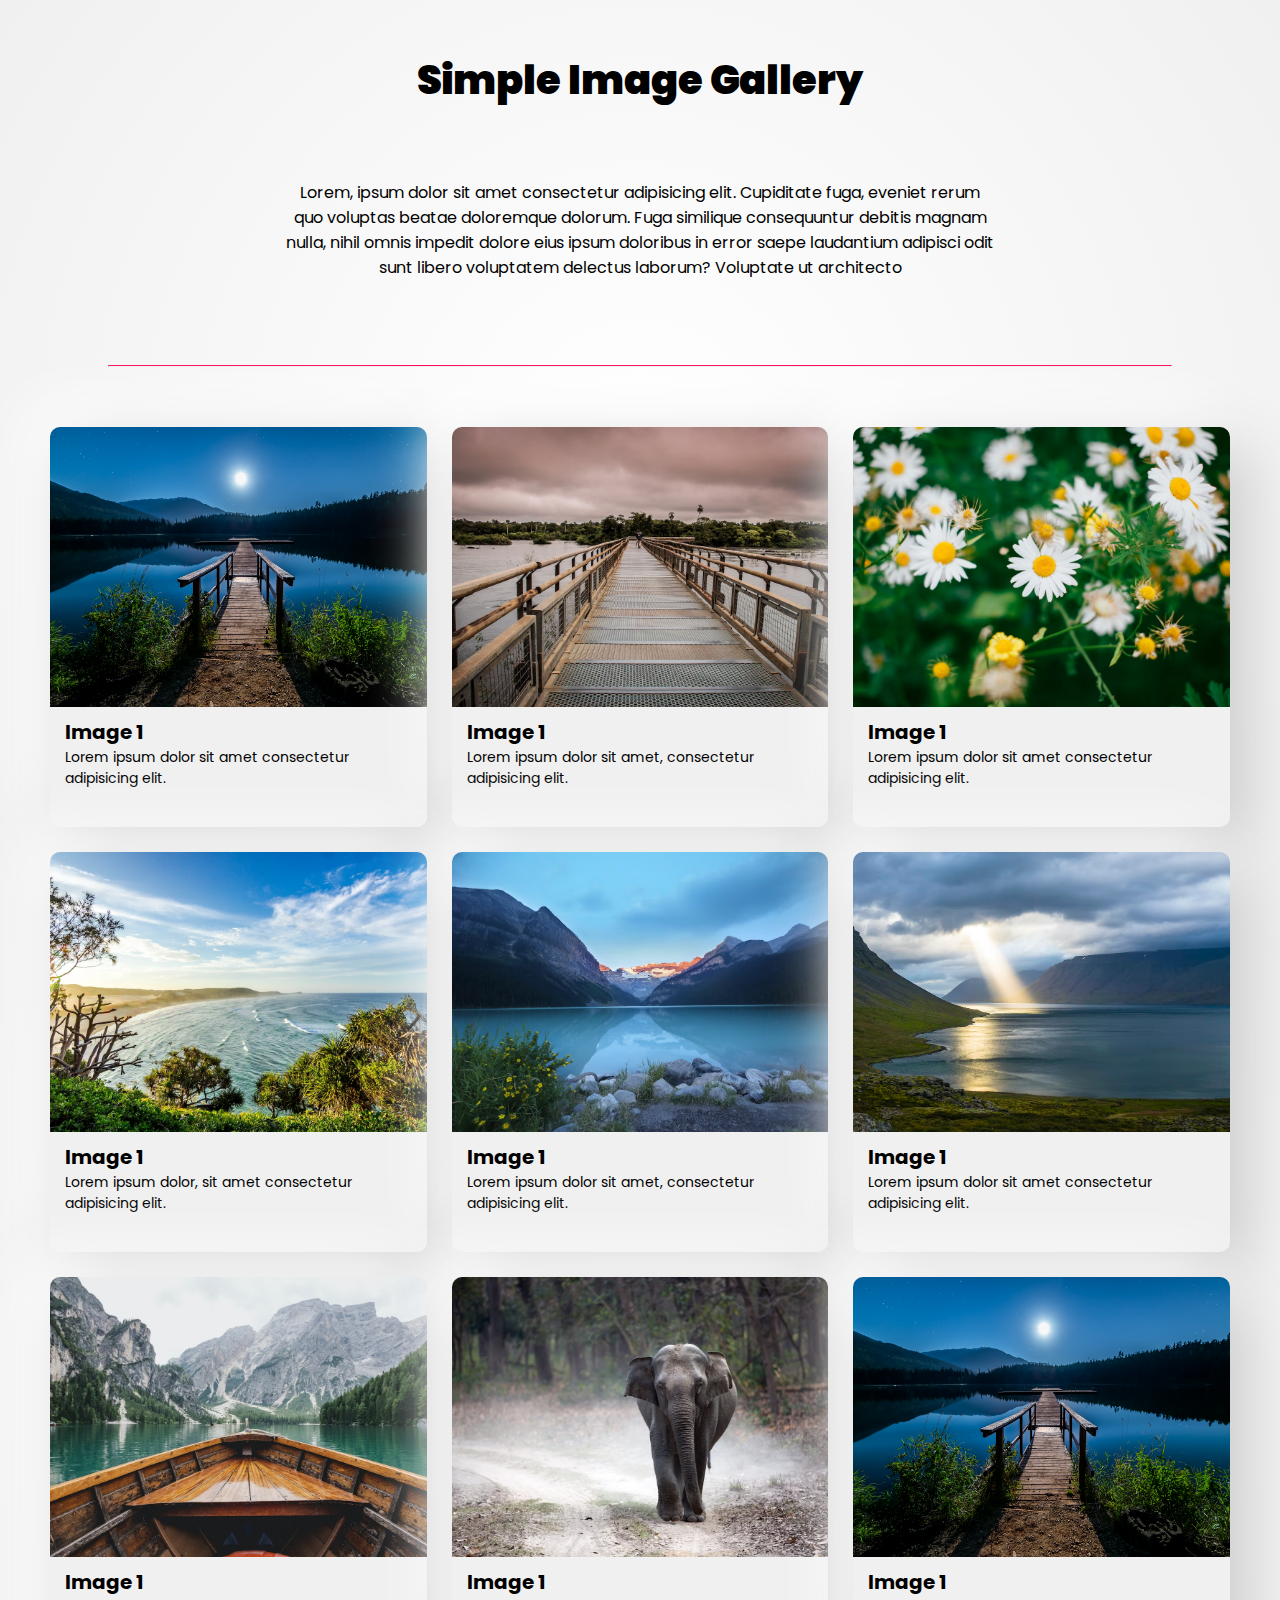
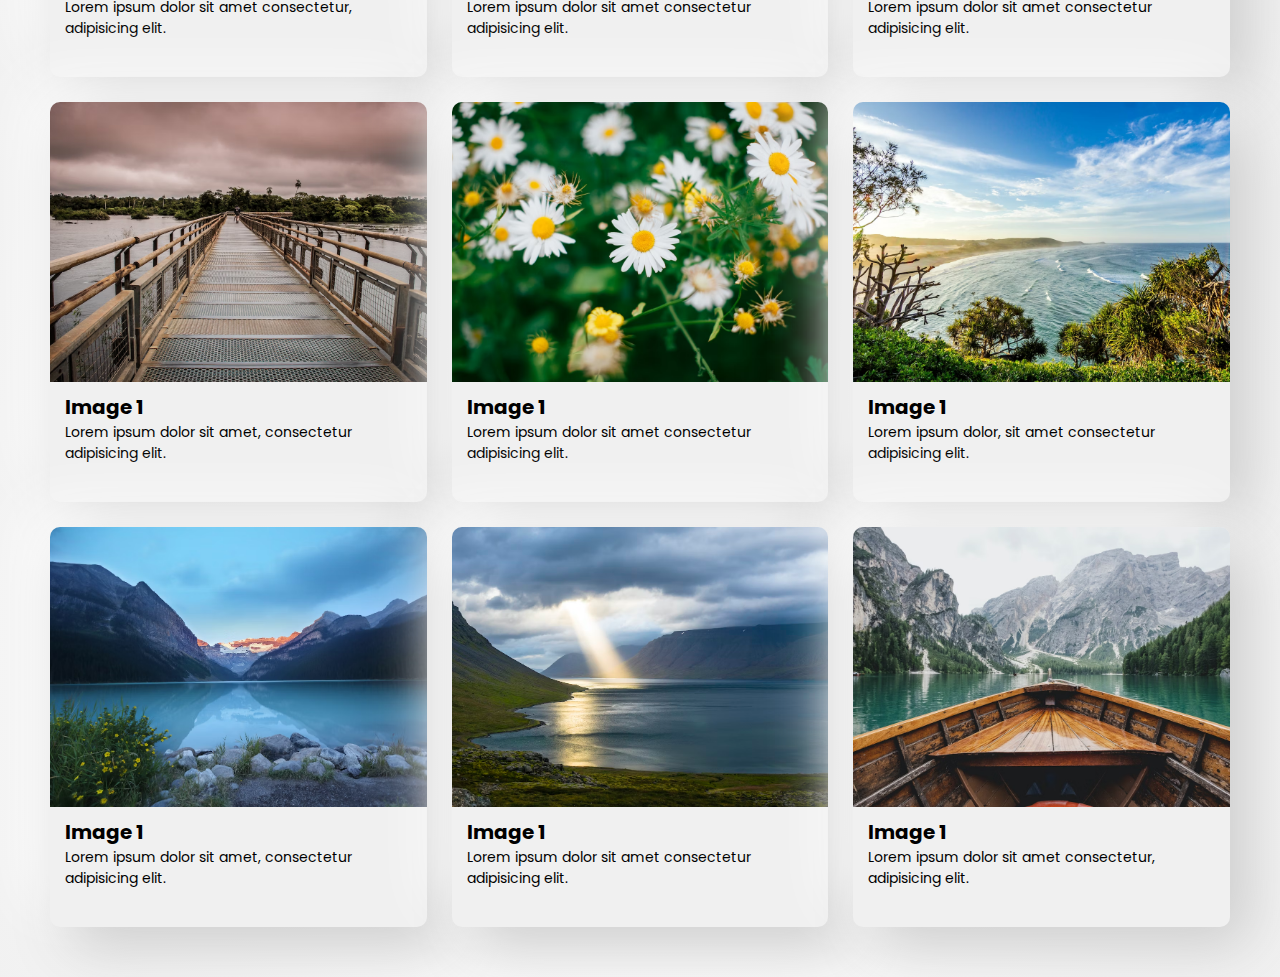
<file: ImageGallery/app/index.html>
<!DOCTYPE html>
<html lang="en">

<head>
    <meta charset="UTF-8">
    <meta name="viewport" content="width=device-width, initial-scale=1.0">
    <title>Document</title>
    <link rel="stylesheet" href="../app/style.css">
    <link rel="preconnect" href="https://fonts.googleapis.com">
    <link rel="preconnect" href="https://fonts.gstatic.com" crossorigin>
    <link href="https://fonts.googleapis.com/css2?family=Poppins&display=swap" rel="stylesheet">
</head>
</head>

<body>
    <div class="gallery-container">
        <h1 class="title">Simple Image Gallery</h1>
        <p class="text">Lorem, ipsum dolor sit amet consectetur adipisicing elit. Cupiditate fuga, eveniet rerum quo
            voluptas beatae doloremque dolorum. Fuga similique consequuntur debitis magnam nulla, nihil omnis impedit
            dolore eius ipsum doloribus in error saepe laudantium adipisci odit sunt libero voluptatem delectus laborum?
            Voluptate ut architecto
        </p>

        <hr class="horizontal-line">

        <div class="gallery">
            <div class="card">
                <div style="background-image: url('../assets/1.jpg');" class="image-div"></div>
                <div class="title_text">
                    <h1 class="card-title">Image 1</h1>
                    <p class="card-text">Lorem ipsum dolor sit amet consectetur adipisicing elit.</p>
                </div>
            </div>
            <div class="card">
                <div style="background-image: url('../assets/2.avif');" class="image-div"></div>
                <h1 class="card-title">Image 1</h1>
                <p class="card-text">Lorem ipsum dolor sit amet, consectetur adipisicing elit. </p>
            </div>
            <div class="card">
                <div style="background-image: url('../assets/3.avif');" class="image-div"></div>
                <h1 class="card-title">Image 1</h1>
                <p class="card-text">Lorem ipsum dolor sit amet consectetur adipisicing elit.</p>
            </div>
            <div class="card">
                <div style="background-image: url('../assets/4.avif');" class="image-div"></div>
                <h1 class="card-title">Image 1</h1>
                <p class="card-text">Lorem ipsum dolor, sit amet consectetur adipisicing elit. </p>
            </div>
            <div class="card">
                <div style="background-image: url('../assets/5.avif');" class="image-div"></div>
                <h1 class="card-title">Image 1</h1>
                <p class="card-text">Lorem ipsum dolor sit amet, consectetur adipisicing elit. </p>
            </div>
            <div class="card">
                <div style="background-image: url('../assets/6.avif');" class="image-div"></div>
                <h1 class="card-title">Image 1</h1>
                <p class="card-text">Lorem ipsum dolor sit amet consectetur adipisicing elit.</p>
            </div>
            <div class="card">
                <div style="background-image: url('../assets/7.avif');" class="image-div"></div>
                <h1 class="card-title">Image 1</h1>
                <p class="card-text">Lorem ipsum dolor sit amet consectetur, adipisicing elit. </p>
            </div>
            <div class="card">
                <div style="background-image: url('../assets/8.avif');" class="image-div"></div>
                <h1 class="card-title">Image 1</h1>
                <p class="card-text">Lorem ipsum dolor sit amet consectetur adipisicing elit.</p>
            </div>
            <div class="card">
                <div style="background-image: url('../assets/1.jpg');" class="image-div"></div>
                <div class="title_text">
                    <h1 class="card-title">Image 1</h1>
                    <p class="card-text">Lorem ipsum dolor sit amet consectetur adipisicing elit.</p>
                </div>
            </div>
            <div class="card">
                <div style="background-image: url('../assets/2.avif');" class="image-div"></div>
                <h1 class="card-title">Image 1</h1>
                <p class="card-text">Lorem ipsum dolor sit amet, consectetur adipisicing elit. </p>
            </div>
            <div class="card">
                <div style="background-image: url('../assets/3.avif');" class="image-div"></div>
                <h1 class="card-title">Image 1</h1>
                <p class="card-text">Lorem ipsum dolor sit amet consectetur adipisicing elit.</p>
            </div>
            <div class="card">
                <div style="background-image: url('../assets/4.avif');" class="image-div"></div>
                <h1 class="card-title">Image 1</h1>
                <p class="card-text">Lorem ipsum dolor, sit amet consectetur adipisicing elit. </p>
            </div>
            <div class="card">
                <div style="background-image: url('../assets/5.avif');" class="image-div"></div>
                <h1 class="card-title">Image 1</h1>
                <p class="card-text">Lorem ipsum dolor sit amet, consectetur adipisicing elit. </p>
            </div>
            <div class="card">
                <div style="background-image: url('../assets/6.avif');" class="image-div"></div>
                <h1 class="card-title">Image 1</h1>
                <p class="card-text">Lorem ipsum dolor sit amet consectetur adipisicing elit.</p>
            </div>
            <div class="card">
                <div style="background-image: url('../assets/7.avif');" class="image-div"></div>
                <h1 class="card-title">Image 1</h1>
                <p class="card-text">Lorem ipsum dolor sit amet consectetur, adipisicing elit. </p>
            </div>
        </div>
    </div>
</body>

</html>
</file>
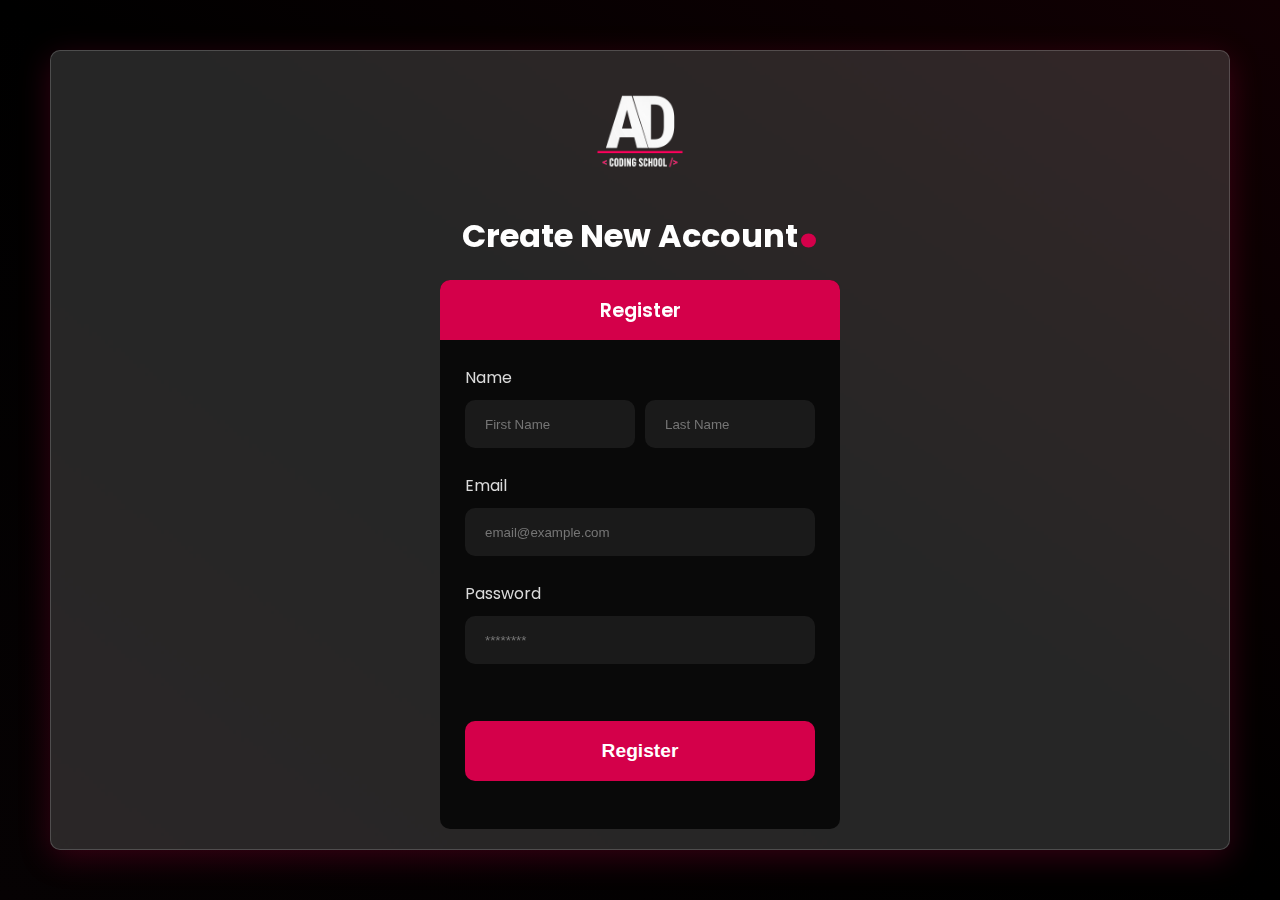
<file: LoginRegisterPage/app/login.html>
<!DOCTYPE html>
<html lang="en">

<head>
    <meta charset="UTF-8">
    <meta name="viewport" content="width=device-width, initial-scale=1.0">
    <title>Login</title>
    <link rel="stylesheet" href="login-style.css">
    <link rel="preconnect" href="https://fonts.googleapis.com">
    <link rel="preconnect" href="https://fonts.gstatic.com" crossorigin>
    <link href="https://fonts.googleapis.com/css2?family=Poppins&display=swap" rel="stylesheet">
</head>

<body>
    <div class="register-form">
        <div class="outer-container">
            <img width="120px" height="120px" src="../assets/white_transparent.png" alt="" class="logo">
            <h1 class="heading">Create New Account<span class="dot">.</span></h1>
            <div class="form-container">
                <div class="register-heading">Register</div>
                <div class="form">
                    <div class="input-field">
                        <label for="names">Name</label>
                        <div id="names" class="names">
                            <input placeholder="First Name" class="input name firstName"></input>
                            <input placeholder="Last Name" class="input name lastName"></input>
                        </div>
                    </div>
                    <div class="input-field">
                        <label for="names">Email</label>
                        <input type="email" placeholder="email@example.com" class="input email"></input>
                    </div>
                    <div class="input-field">
                        <label for="names">Password</label>
                        <input type="password" placeholder="********" class="input password"></input>
                    </div>
                    <div class="register-button">
                        <button class="register">Register</button>
                    </div>
                </div>
            </div>
        </div>
    </div>
</body>

</html>
</file>
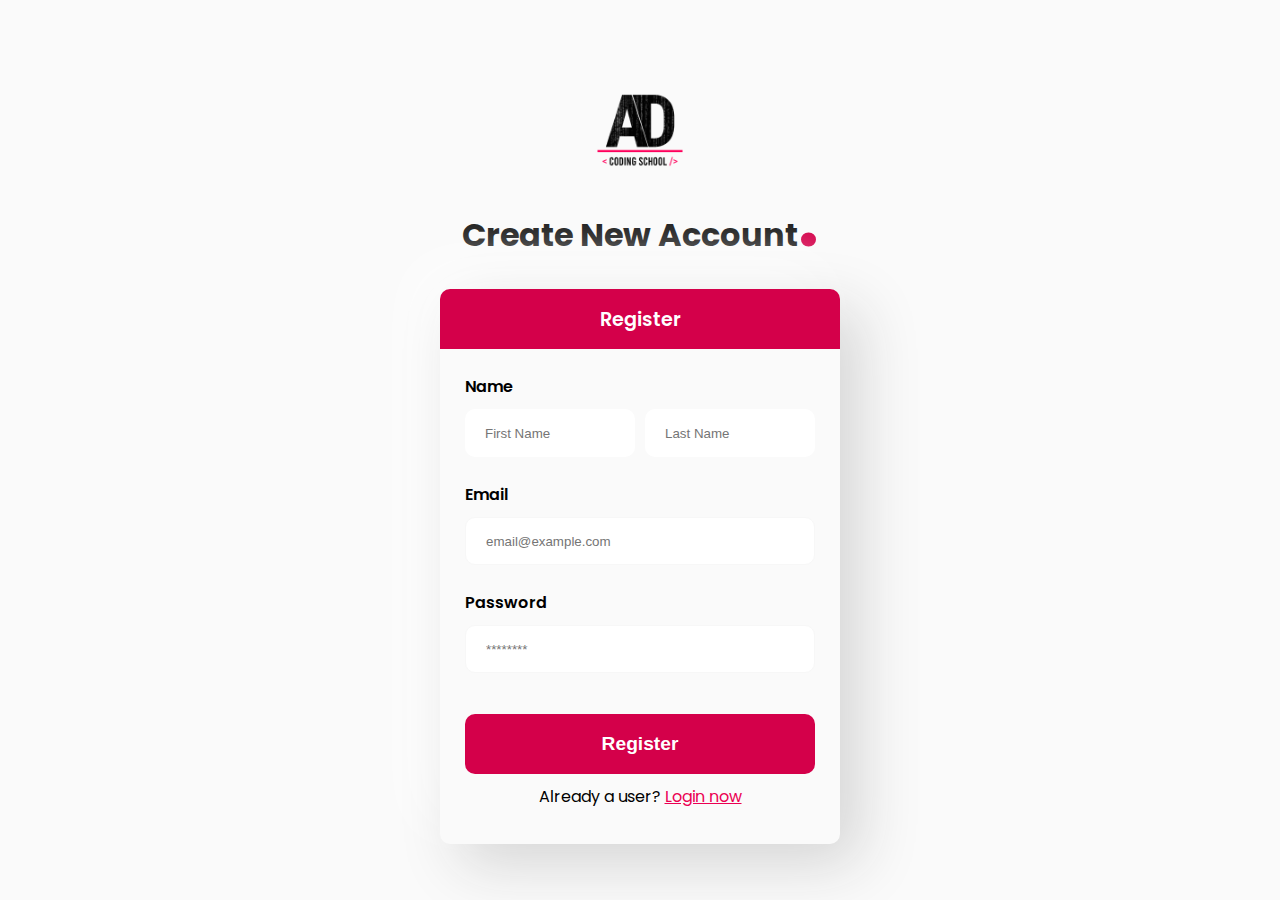
<file: LoginRegisterPage/app/register/register.html>
<!DOCTYPE html>
<html lang="en">

<head>
    <meta charset="UTF-8">
    <meta name="viewport" content="width=device-width, initial-scale=1.0">
    <title>Login</title>
    <link rel="stylesheet" href="../register/register-style.css">
    <link rel="preconnect" href="https://fonts.googleapis.com">
    <link rel="preconnect" href="https://fonts.gstatic.com" crossorigin>
    <link href="https://fonts.googleapis.com/css2?family=Poppins&display=swap" rel="stylesheet">
</head>

<body>
    <div class="register-form">
        <div class="outer-container">
            <img width="120px" height="120px" src="../../assets/black_transparent.png" alt="" class="logo">
            <h1 class="heading">Create New Account<span class="dot">.</span></h1>
            <div class="form-container">
                <div class="register-heading">Register</div>
                <div class="form">
                    <div class="input-field">
                        <label for="names">Name</label>
                        <div id="names" class="names">
                            <input placeholder="First Name" class="input name firstName"></input>
                            <input placeholder="Last Name" class="input name lastName"></input>
                        </div>
                    </div>
                    <div class="input-field">
                        <label for="names">Email</label>
                        <input type="email" placeholder="email@example.com" class="input email"></input>
                    </div>
                    <div class="input-field">
                        <label for="names">Password</label>
                        <input type="password" placeholder="********" class="input password"></input>
                    </div>
                    <div class="register-button">
                        <button class="register">Register</button>
                        <p class="already-user">Already a user? <a href="./../login/login.html">Login now</a></p>
                    </div>
                </div>
            </div>
        </div>
    </div>
</body>

</html>
</file>
<file: ImageGallery/app/style.css>
* {
  margin: 0;
  padding: 0;
}

html {
  width: 100vw;
  height: 100vh;
}

body {
  font-family: "Poppins", sans-serif;
  background: rgb(255, 255, 255);
  background: radial-gradient(circle, rgb(255, 255, 255) 0%, rgb(240, 240, 240) 100%);
}
body .gallery-container {
  display: flex;
  flex-direction: column;
  padding: 50px;
  gap: 10px;
  align-items: center;
}
body .gallery-container .horizontal-line {
  border-top: 1px solid #ff005c;
  width: 90%;
  margin: 25px;
}
body .gallery-container .gallery {
  margin-top: 25px;
  display: grid;
  grid-template-columns: 1fr 1fr 1fr 1fr;
  gap: 25px;
}
body .gallery-container .gallery .card {
  border-radius: 10px;
  background: #f0f0f0;
  box-shadow: 20px 20px 60px #cccccc, -20px -20px 60px #ffffff;
  max-width: 400px;
  width: 100%;
  min-height: 400px;
  transition: all 0.15s ease-in-out;
}
body .gallery-container .gallery .card:hover {
  cursor: pointer;
  transform: scale(1.1);
}
body .gallery-container .gallery .card .image-div {
  height: 100%;
  max-height: 280px;
  width: 100%;
  background-size: cover;
  background-position: center;
  margin-bottom: 10px;
  border-top-left-radius: 10px;
  border-top-right-radius: 10px;
}
body .gallery-container .gallery .card h1 {
  font-size: 20px;
  margin-top: 15px;
}
body .gallery-container .gallery .card p {
  font-size: 14px;
  margin-bottom: 15px;
}
body .gallery-container .gallery .card h1,
body .gallery-container .gallery .card p {
  margin: 0 15px;
}
body .gallery-container .gallery .card img {
  height: 70%;
  width: 100%;
  background-position: center;
}
body .gallery-container .title {
  font-weight: 900;
  font-size: 40px;
  text-align: center;
}
body .gallery-container .text {
  margin-top: 10px;
  text-align: center;
  padding: 50px 20%;
}

@media screen and (max-width: 1600px) {
  body .gallery-container .gallery {
    grid-template-columns: 1fr 1fr 1fr !important;
  }
}
@media screen and (max-width: 900px) {
  body .gallery-container .gallery {
    grid-template-columns: 1fr 1fr !important;
  }
  body .gallery-container .gallery .card {
    margin: 10px;
    overflow-y: auto;
  }
  body .gallery-container .gallery .card h1 {
    font-size: 18px;
  }
  body .gallery-container .gallery .card p {
    font-size: 12px;
  }
}
@media screen and (max-width: 668px) {
  body .gallery-container .gallery {
    grid-template-columns: 1fr !important;
  }
}/*# sourceMappingURL=style.css.map */
</file>
<file: LoginRegisterPage/app/login-style.css>
* {
  margin: 0px;
  padding: 0px;
  box-sizing: border-box;
}

html {
  height: 100vh;
  width: 100vw;
}

body {
  height: 100%;
  width: 100%;
  font-size: 14px;
  font-family: "Poppins", sans-serif;
  background: linear-gradient(35deg, rgb(6, 2, 3) 0%, rgb(0, 0, 0) 50%, rgb(17, 0, 3) 100%) no-repeat;
}
body .register-form {
  padding: 50px;
  height: 100%;
  font-size: 1rem;
}
body .register-form .outer-container {
  height: 100%;
  padding-top: 25px;
  display: flex;
  flex-direction: column;
  align-items: center;
  background: rgba(255, 255, 255, 0.15);
  box-shadow: 0 8px 32px 0 rgba(212, 0, 74, 0.2470588235);
  backdrop-filter: blur(1px);
  -webkit-backdrop-filter: blur(1px);
  border-radius: 10px;
  border: 1px solid rgba(255, 255, 255, 0.18);
  font-size: 1rem;
}
body .register-form .outer-container .heading {
  color: white;
  font-size: 2rem;
}
body .register-form .outer-container .heading .dot {
  font-size: 75px;
  color: #d4004a;
  line-height: 50px;
}
body .register-form .outer-container .form-container {
  overflow-y: auto;
  max-width: 25rem;
  height: 100%;
  background-color: rgba(0, 0, 0, 0.76);
  margin: 20px 20px;
  border-radius: 10px;
}
body .register-form .outer-container .form-container .register-heading {
  width: 100%;
  height: 60px;
  background-color: #d4004a;
  display: flex;
  flex-direction: column;
  justify-content: center;
  align-items: center;
  color: white;
  font-size: 1.2rem;
  font-weight: 600;
}
body .register-form .outer-container .form-container .form {
  margin: 25px;
  height: 65%;
  min-height: 400px;
  display: flex;
  flex-direction: column;
  gap: 25px;
}
body .register-form .outer-container .form-container .form .register-button {
  margin-top: 2em;
}
body .register-form .outer-container .form-container .form .register-button button.register {
  width: 100%;
  height: 60px;
  font-size: 1.2rem;
  font-weight: 600;
  background-color: #d4004a;
  border-radius: 10px;
  border: none;
  color: white;
  cursor: pointer;
  transition: all 0.15s;
}
body .register-form .outer-container .form-container .form .register-button button.register:hover {
  background-color: #eb0052;
}
body .register-form .outer-container .form-container .form .input-field {
  display: flex;
  flex-direction: column;
  gap: 10px;
}
body .register-form .outer-container .form-container .form .input-field label {
  color: rgb(219, 219, 219);
}
body .register-form .outer-container .form-container .form .input-field .input {
  padding: 20px;
  color: white;
  height: 3rem;
  border-radius: 10px;
  border: none;
  background-color: rgb(26, 26, 26);
}
body .register-form .outer-container .form-container .form .input-field .names {
  display: flex;
  flex-direction: row;
  width: 100%;
  gap: 10px;
}
body .register-form .outer-container .form-container .form .input-field .names .name {
  padding: 20px;
  color: white;
  width: 50%;
  height: 3rem;
  border-radius: 10px;
  border: none;
  background-color: rgb(26, 26, 26);
}

@media screen and (max-width: 768px) {
  body {
    font-size: 10px;
  }
}/*# sourceMappingURL=login-style.css.map */
</file>
<file: LoginRegisterPage/app/register/register-style.css>
* {
  margin: 0px;
  padding: 0px;
  box-sizing: border-box;
}

html {
  height: 100vh;
  width: 100vw;
}

body {
  height: 100%;
  width: 100%;
  font-size: 14px;
  font-family: "Poppins", sans-serif;
  background-color: #fafafa;
}
body .register-form {
  padding: 50px;
  height: 100%;
  font-size: 1rem;
}
body .register-form .outer-container {
  height: 100%;
  padding-top: 25px;
  display: flex;
  flex-direction: column;
  align-items: center;
  font-size: 1rem;
}
body .register-form .outer-container .heading {
  color: rgb(26, 26, 26);
  font-size: 2rem;
  margin-bottom: 30px;
}
body .register-form .outer-container .heading .dot {
  font-size: 75px;
  color: #d4004a;
  line-height: 50px;
}
body .register-form .outer-container .form-container {
  overflow-y: auto;
  max-width: 25rem;
  min-width: 20rem;
  height: auto;
  border-radius: 10px;
  background: #fafafa;
  box-shadow: 20px 20px 60px #d5d5d5, -20px -20px 60px #ffffff;
}
body .register-form .outer-container .form-container .register-heading {
  width: 100%;
  height: 60px;
  background-color: #d4004a;
  display: flex;
  flex-direction: column;
  justify-content: center;
  align-items: center;
  color: white;
  font-size: 1.2rem;
  font-weight: 600;
}
body .register-form .outer-container .form-container .form {
  margin: 25px;
  min-height: 350px;
  display: flex;
  flex-direction: column;
  gap: 25px;
}
body .register-form .outer-container .form-container .form .register-button {
  margin-top: 1em;
}
body .register-form .outer-container .form-container .form .register-button button.register {
  width: 100%;
  height: 60px;
  font-size: 1.2rem;
  font-weight: 600;
  background-color: #d4004a;
  border-radius: 10px;
  border: none;
  color: white;
  cursor: pointer;
  transition: all 0.15s;
}
body .register-form .outer-container .form-container .form .register-button button.register:hover {
  background-color: #eb0052;
}
body .register-form .outer-container .form-container .form .register-button .already-user {
  text-align: center;
  margin: 10px 0;
}
body .register-form .outer-container .form-container .form .register-button .already-user a {
  color: #eb0052;
}
body .register-form .outer-container .form-container .form .input-field {
  display: flex;
  flex-direction: column;
  gap: 10px;
}
body .register-form .outer-container .form-container .form .input-field label {
  color: rgb(0, 0, 0);
  font-weight: 600;
}
body .register-form .outer-container .form-container .form .input-field .input {
  padding: 20px;
  color: rgb(0, 0, 0);
  height: 3rem;
  border-radius: 10px;
  border: 1px solid rgb(247, 247, 247);
  background-color: white;
}
body .register-form .outer-container .form-container .form .input-field .input:focus-visible {
  outline-color: #eb0052;
}
body .register-form .outer-container .form-container .form .input-field .names {
  display: flex;
  flex-direction: row;
  width: 100%;
  gap: 10px;
}
body .register-form .outer-container .form-container .form .input-field .names .name {
  padding: 20px;
  color: rgb(53, 53, 53);
  width: 50%;
  height: 3rem;
  border-radius: 10px;
  border: none;
  background-color: white;
}

@media screen and (max-width: 768px) {
  body {
    font-size: 10px;
  }
  body .heading {
    font-size: 1.7rem !important;
  }
}/*# sourceMappingURL=register-style.css.map */
</file>
